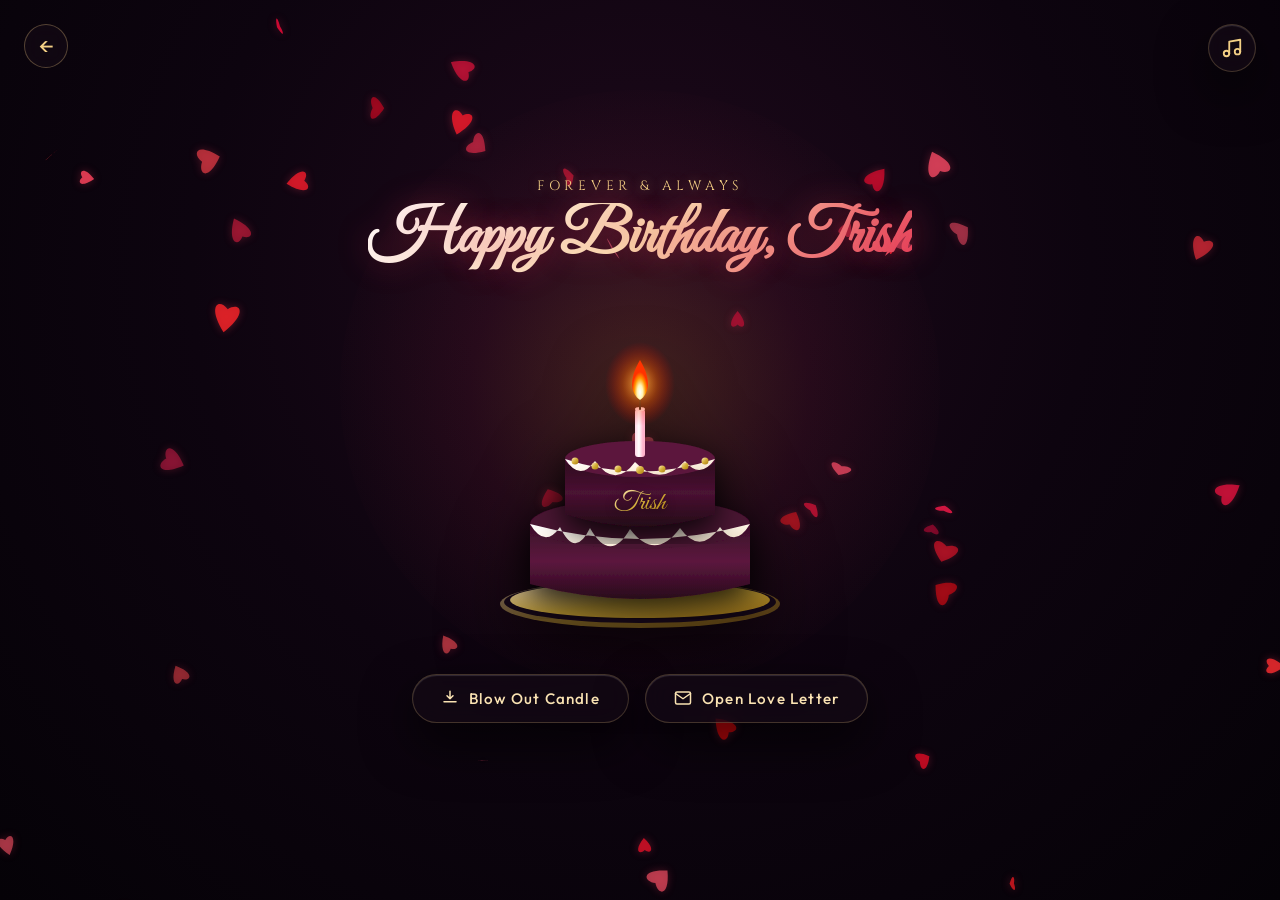
<file: cake.html>
<!DOCTYPE html>
<html lang="en">
<head>
  <meta charset="UTF-8">
  <meta name="viewport" content="width=device-width, initial-scale=1.0">
  <title>Happy Birthday, Trish ✨</title>
  <link rel="preconnect" href="https://fonts.googleapis.com">
  <link rel="preconnect" href="https://fonts.gstatic.com" crossorigin>
  <link href="https://fonts.googleapis.com/css2?family=Cinzel:wght@400;600;700&family=Great+Vibes&family=Outfit:wght@300;400;500;600&family=Playfair+Display:ital,wght@0,400;0,600;1,400&display=swap" rel="stylesheet">
  <style>
    :root {
      --bg-dark: #07040a;
      --bg-gradient: radial-gradient(circle at 50% 30%, #1e091b 0%, #0d040f 50%, #050207 100%);
      --accent-gold: #f3d085;
      --accent-gold-glow: rgba(243, 208, 133, 0.4);
      --accent-rose: #e63956;
      --accent-rose-glow: rgba(230, 57, 86, 0.35);
      --text-gold: #fae3b3;
      --glass-bg: rgba(20, 10, 22, 0.65);
      --glass-border: rgba(243, 208, 133, 0.22);
      --glass-shadow: 0 20px 50px rgba(0, 0, 0, 0.7), inset 0 1px 1px rgba(255, 255, 255, 0.15);
    }
    * { box-sizing: border-box; margin: 0; padding: 0; -webkit-tap-highlight-color: transparent; }
    html, body {
      width: 100%; min-height: 100vh; overflow-x: hidden;
      background-color: var(--bg-dark);
      font-family: 'Outfit', sans-serif; color: #ffffff;
    }
    .viewport {
      position: relative; width: 100vw; min-height: 100vh;
      background: var(--bg-gradient); overflow: hidden;
      display: flex; flex-direction: column; align-items: center; justify-content: center; padding: 20px;
    }
    canvas#petals-canvas, canvas#smoke-canvas, canvas#fx-canvas {
      position: absolute; top: 0; left: 0; width: 100%; height: 100%; pointer-events: none;
    }
    canvas#petals-canvas { z-index: 2; }
    canvas#smoke-canvas { z-index: 4; }
    canvas#fx-canvas { z-index: 10; }
    .candle-ambient-glow {
      position: absolute; top: 50%; left: 50%; transform: translate(-50%, -60%);
      width: 600px; height: 600px; border-radius: 50%;
      background: radial-gradient(circle, rgba(255, 160, 60, 0.18) 0%, rgba(230, 57, 86, 0.08) 40%, rgba(0, 0, 0, 0) 75%);
      pointer-events: none; z-index: 1;
      transition: opacity 1.2s ease, transform 1.2s ease;
      animation: ambientFlicker 3s infinite ease-in-out alternate;
    }
    .candle-ambient-glow.extinguished { opacity: 0.15; transform: translate(-50%, -60%) scale(0.8); }
    @keyframes ambientFlicker {
      0% { opacity: 0.16; transform: translate(-50%, -60%) scale(0.98); }
      50% { opacity: 0.22; transform: translate(-50%, -60%) scale(1.03); }
      100% { opacity: 0.18; transform: translate(-50%, -59%) scale(1); }
    }
    .header-container {
      position: relative; text-align: center; z-index: 5; margin-bottom: 20px;
      opacity: 0; transform: translateY(-20px);
      animation: fadeInDown 1.5s 0.3s cubic-bezier(0.16, 1, 0.3, 1) forwards;
    }
    .subtitle {
      font-family: 'Cinzel', serif; font-size: 0.85rem; letter-spacing: 0.35em;
      text-transform: uppercase; color: var(--accent-gold);
      text-shadow: 0 0 12px var(--accent-gold-glow); margin-bottom: 8px;
    }
    .main-title {
      font-family: 'Great Vibes', cursive; font-size: 4rem;
      background: linear-gradient(135deg, #fff 0%, #fae3b3 50%, #e63956 100%);
      -webkit-background-clip: text; -webkit-text-fill-color: transparent;
      background-clip: text; text-shadow: 0 0 30px rgba(230, 57, 86, 0.4); line-height: 1.1;
    }
    .scene-container { position: relative; z-index: 3; display: flex; flex-direction: column; align-items: center; justify-content: center; margin: 10px 0; }
    .cake-wrapper {
      position: relative; width: 320px; height: 340px; cursor: pointer;
      filter: drop-shadow(0 25px 35px rgba(0, 0, 0, 0.7));
      transition: transform 0.4s cubic-bezier(0.175, 0.885, 0.32, 1.275);
    }
    .cake-wrapper:hover { transform: scale(1.03); }
    .cake-svg { width: 100%; height: 100%; overflow: visible; }
    .flame-group { cursor: pointer; transition: opacity 0.6s ease; }
    .flame-core { animation: flameMotion 0.15s infinite alternate ease-in-out; transform-origin: 160px 105px; }
    .flame-glow { animation: flameGlowPulse 0.8s infinite alternate ease-in-out; transform-origin: 160px 105px; }
    @keyframes flameMotion {
      0% { transform: scale(1) rotate(-1deg) skewX(-1deg); }
      100% { transform: scale(1.08, 0.95) rotate(1.5deg) skewX(1deg); }
    }
    @keyframes flameGlowPulse {
      0% { opacity: 0.75; transform: scale(0.96); }
      100% { opacity: 1; transform: scale(1.1); }
    }
    .flame-group.extinguished .flame-core, .flame-group.extinguished .flame-glow { display: none; }
    .action-bar {
      position: relative; display: flex; gap: 16px; z-index: 6; margin-top: 20px;
      flex-wrap: wrap; justify-content: center;
      opacity: 0; transform: translateY(20px);
      animation: fadeInUp 1.5s 0.8s cubic-bezier(0.16, 1, 0.3, 1) forwards;
    }
    .btn-romantic {
      position: relative; background: var(--glass-bg);
      border: 1px solid var(--glass-border);
      backdrop-filter: blur(16px); -webkit-backdrop-filter: blur(16px);
      color: var(--text-gold); font-family: 'Outfit', sans-serif;
      font-size: 0.95rem; font-weight: 500; letter-spacing: 0.08em;
      padding: 14px 28px; border-radius: 50px; cursor: pointer;
      display: flex; align-items: center; gap: 10px;
      box-shadow: var(--glass-shadow);
      transition: all 0.35s cubic-bezier(0.16, 1, 0.3, 1); overflow: hidden;
    }
    .btn-romantic::before {
      content: ''; position: absolute; top: 0; left: -100%;
      width: 100%; height: 100%;
      background: linear-gradient(90deg, transparent, rgba(255, 255, 255, 0.15), transparent);
      transition: left 0.75s ease;
    }
    .btn-romantic:hover::before { left: 100%; }
    .btn-romantic:hover {
      background: rgba(40, 18, 42, 0.8);
      border-color: rgba(243, 208, 133, 0.5);
      color: #ffffff; transform: translateY(-3px);
      box-shadow: 0 12px 30px rgba(230, 57, 86, 0.35), inset 0 1px 1px rgba(255, 255, 255, 0.3);
    }
    .btn-romantic:active { transform: translateY(0); }
    .btn-romantic svg { width: 18px; height: 18px; fill: none; stroke: currentColor; stroke-width: 2; stroke-linecap: round; stroke-linejoin: round; }
    .photo-reveal {
      position: fixed; top: 0; left: 0; width: 100vw; height: 100vh;
      background: rgba(5, 2, 8, 0.92);
      backdrop-filter: blur(20px); -webkit-backdrop-filter: blur(20px);
      z-index: 18; display: flex; align-items: center; justify-content: center;
      opacity: 0; pointer-events: none; transition: opacity 1s ease; padding: 20px;
    }
    .photo-reveal.active { opacity: 1; pointer-events: auto; }
    .photo-frame {
      position: relative; max-width: 500px; width: 100%;
      background: linear-gradient(145deg, #1b0f1d 0%, #120914 100%);
      border: 1px solid rgba(243, 208, 133, 0.35);
      border-radius: 20px; padding: 16px;
      box-shadow: 0 30px 80px rgba(0, 0, 0, 0.9), 0 0 60px rgba(230, 57, 86, 0.3);
      transform: translateY(30px) scale(0.95);
      transition: transform 0.6s cubic-bezier(0.16, 1, 0.3, 1);
    }
    .photo-reveal.active .photo-frame { transform: translateY(0) scale(1); }
    .photo-frame img { width: 100%; height: auto; border-radius: 12px; display: block; }
    .photo-caption {
      font-family: 'Playfair Display', serif; font-style: italic;
      font-size: 1.1rem; color: var(--text-gold); text-align: center;
      padding: 16px 8px 8px 8px; line-height: 1.5;
    }
    .photo-close {
      position: absolute; top: -12px; right: -12px;
      width: 36px; height: 36px;
      background: var(--accent-rose); border: 2px solid white;
      border-radius: 50%; color: white; font-size: 18px; cursor: pointer;
      display: flex; align-items: center; justify-content: center;
      box-shadow: 0 4px 12px rgba(230, 57, 86, 0.5); transition: transform 0.2s;
    }
    .photo-close:hover { transform: scale(1.1) rotate(90deg); }
    .wish-message {
      position: fixed; top: 50%; left: 50%;
      transform: translate(-50%, -50%) scale(0.9);
      width: 90%; max-width: 520px;
      background: var(--glass-bg);
      border: 1px solid var(--glass-border);
      backdrop-filter: blur(20px); -webkit-backdrop-filter: blur(20px);
      padding: 30px 40px; border-radius: 20px; text-align: center;
      box-shadow: var(--glass-shadow); z-index: 12;
      opacity: 0; pointer-events: none;
      transition: all 0.8s cubic-bezier(0.16, 1, 0.3, 1);
    }
    .wish-message.visible { opacity: 1; pointer-events: auto; transform: translate(-50%, -50%) scale(1); }
    .wish-title { font-family: 'Playfair Display', serif; font-size: 1.8rem; color: var(--accent-gold); margin-bottom: 12px; }
    .wish-body { font-family: 'Outfit', sans-serif; font-size: 1.05rem; line-height: 1.6; color: rgba(255, 255, 255, 0.9); margin-bottom: 20px; }
    .letter-modal-overlay {
      position: fixed; top: 0; left: 0; width: 100vw; height: 100vh;
      background: rgba(5, 2, 8, 0.85);
      backdrop-filter: blur(12px); -webkit-backdrop-filter: blur(12px);
      z-index: 20; display: flex; align-items: center; justify-content: center;
      opacity: 0; pointer-events: none; transition: opacity 0.5s ease; padding: 20px;
    }
    .letter-modal-overlay.active { opacity: 1; pointer-events: auto; }
    .letter-card {
      position: relative; width: 100%; max-width: 560px;
      background: linear-gradient(145deg, #1b0f1d 0%, #120914 100%);
      border: 1px solid rgba(243, 208, 133, 0.3);
      border-radius: 24px; padding: 48px 40px 40px 40px;
      box-shadow: 0 30px 80px rgba(0, 0, 0, 0.9), 0 0 40px rgba(230, 57, 86, 0.25);
      transform: translateY(30px) scale(0.95);
      transition: transform 0.5s cubic-bezier(0.16, 1, 0.3, 1);
      text-align: center; max-height: 90vh; overflow-y: auto;
    }
    .letter-modal-overlay.active .letter-card { transform: translateY(0) scale(1); }
    .close-btn {
      position: absolute; top: 20px; right: 24px;
      background: transparent; border: none;
      color: rgba(255, 255, 255, 0.6); font-size: 1.8rem;
      cursor: pointer; transition: color 0.3s; line-height: 1;
    }
    .close-btn:hover { color: var(--accent-gold); }
    .letter-seal {
      width: 64px; height: 64px; margin: 0 auto 20px auto;
      background: radial-gradient(circle, #e63956 0%, #991b32 100%);
      border-radius: 50%; display: flex; align-items: center; justify-content: center;
      box-shadow: 0 8px 20px rgba(230, 57, 86, 0.5), inset 0 2px 4px rgba(255, 255, 255, 0.3);
    }
    .letter-seal svg { width: 32px; height: 32px; fill: var(--accent-gold); }
    .letter-subtitle {
      font-family: 'Cinzel', serif; font-size: 0.8rem; letter-spacing: 0.25em;
      color: var(--accent-gold); margin-bottom: 12px; text-transform: uppercase;
    }
    .letter-heading { font-family: 'Great Vibes', cursive; font-size: 3rem; color: #ffffff; margin-bottom: 24px; }
    .letter-content {
      font-family: 'Playfair Display', serif; font-style: italic;
      font-size: 1.1rem; line-height: 1.8; color: rgba(255, 255, 255, 0.9);
      margin-bottom: 30px; min-height: 140px; text-align: left;
    }
    .letter-signature { font-family: 'Great Vibes', cursive; font-size: 2rem; color: var(--accent-gold); line-height: 1.3; }
    .audio-toggle {
      position: fixed; top: 24px; right: 24px;
      width: 48px; height: 48px; border-radius: 50%;
      background: var(--glass-bg);
      border: 1px solid var(--glass-border);
      backdrop-filter: blur(12px);
      color: var(--accent-gold);
      display: flex; align-items: center; justify-content: center;
      cursor: pointer; z-index: 15; box-shadow: var(--glass-shadow);
      transition: all 0.3s ease;
    }
    .audio-toggle:hover { transform: scale(1.1); border-color: var(--accent-gold); }
    .audio-toggle.playing { box-shadow: 0 0 20px var(--accent-gold-glow); animation: audioPulse 1.5s infinite; }
    @keyframes audioPulse {
      0%, 100% { box-shadow: 0 0 20px var(--accent-gold-glow); }
      50% { box-shadow: 0 0 30px var(--accent-rose-glow); }
    }
    @keyframes fadeInDown { to { opacity: 1; transform: translateY(0); } }
    @keyframes fadeInUp { to { opacity: 1; transform: translateY(0); } }
    @media (max-width: 600px) {
      .main-title { font-size: 2.8rem; }
      .subtitle { font-size: 0.7rem; letter-spacing: 0.25em; }
      .cake-wrapper { width: 260px; height: 280px; }
      .btn-romantic { padding: 12px 20px; font-size: 0.85rem; }
      .letter-card { padding: 32px 24px 28px 24px; }
      .letter-heading { font-size: 2.4rem; }
      .letter-signature { font-size: 1.6rem; }
      .audio-toggle { top: 16px; right: 16px; width: 42px; height: 42px; }
      .photo-frame { padding: 12px; }
      .photo-caption { font-size: 0.95rem; }
      .wish-message { padding: 24px 20px; }
      .wish-title { font-size: 1.5rem; }
    }
    .back-link {
      position: fixed; top: 24px; left: 24px;
      width: 44px; height: 44px;
      background: rgba(20, 10, 22, 0.65);
      border: 1px solid rgba(243, 208, 133, 0.3);
      border-radius: 50%; color: #f3d085; font-size: 22px;
      display: flex; align-items: center; justify-content: center;
      text-decoration: none; z-index: 100;
      backdrop-filter: blur(12px); transition: all 0.3s;
    }
    .back-link:hover { background: rgba(40, 18, 42, 0.8); border-color: rgba(243, 208, 133, 0.6); transform: scale(1.1); }
    @media (max-width: 600px) {
      .back-link { top: 16px; left: 16px; width: 40px; height: 40px; }
    }
  </style>
</head>
<body>
  <a href="index.html" class="back-link" title="Back">←</a>

  <div class="viewport">
    <canvas id="petals-canvas"></canvas>
    <canvas id="smoke-canvas"></canvas>
    <canvas id="fx-canvas"></canvas>
    <div class="candle-ambient-glow" id="ambient-glow"></div>

    <div class="header-container">
      <div class="subtitle">Forever & Always</div>
      <h1 class="main-title">Happy Birthday, Trish</h1>
    </div>

    <div class="scene-container">
      <div class="cake-wrapper" id="cake-container" title="Click to blow out candle">
        <svg class="cake-svg" viewBox="0 0 320 340">
          <defs>
            <linearGradient id="goldGrad" x1="0%" y1="0%" x2="100%" y2="100%">
              <stop offset="0%" stop-color="#ffeabf" /><stop offset="50%" stop-color="#d4af37" /><stop offset="100%" stop-color="#aa7c11" />
            </linearGradient>
            <linearGradient id="cakeTierTop" x1="0%" y1="0%" x2="0%" y2="100%">
              <stop offset="0%" stop-color="#2d0a1e" /><stop offset="50%" stop-color="#4a1232" /><stop offset="100%" stop-color="#240718" />
            </linearGradient>
            <linearGradient id="cakeTierBottom" x1="0%" y1="0%" x2="0%" y2="100%">
              <stop offset="0%" stop-color="#3b0f29" /><stop offset="50%" stop-color="#5c173e" /><stop offset="100%" stop-color="#28081b" />
            </linearGradient>
            <linearGradient id="creamGlaze" x1="0%" y1="0%" x2="100%" y2="100%">
              <stop offset="0%" stop-color="#ffffff" /><stop offset="50%" stop-color="#fff5e6" /><stop offset="100%" stop-color="#ebd8be" />
            </linearGradient>
            <linearGradient id="candleBody" x1="0%" y1="0%" x2="100%" y2="0%">
              <stop offset="0%" stop-color="#ffd5e5" /><stop offset="40%" stop-color="#ffffff" /><stop offset="80%" stop-color="#ffb3cc" />
            </linearGradient>
            <radialGradient id="flameInner" cx="50%" cy="80%" r="50%">
              <stop offset="0%" stop-color="#ffffff" /><stop offset="35%" stop-color="#fff4b3" /><stop offset="70%" stop-color="#ff9900" /><stop offset="100%" stop-color="#ff3300" />
            </radialGradient>
            <radialGradient id="flameOuterGlow" cx="50%" cy="50%" r="50%">
              <stop offset="0%" stop-color="rgba(255, 200, 80, 0.9)" /><stop offset="50%" stop-color="rgba(255, 90, 0, 0.4)" /><stop offset="100%" stop-color="rgba(255, 0, 0, 0)" />
            </radialGradient>
            <filter id="cakeShadow" x="-20%" y="-20%" width="140%" height="140%">
              <feDropShadow dx="0" dy="12" stdDeviation="15" flood-color="#000000" flood-opacity="0.8"/>
            </filter>
          </defs>
          <ellipse cx="160" cy="300" rx="140" ry="24" fill="url(#goldGrad)" opacity="0.4" />
          <ellipse cx="160" cy="298" rx="136" ry="21" fill="#120614" />
          <ellipse cx="160" cy="296" rx="130" ry="18" fill="url(#goldGrad)" opacity="0.8" />
          <g filter="url(#cakeShadow)">
            <path d="M 50 220 Q 160 250 270 220 L 270 280 Q 160 310 50 280 Z" fill="url(#cakeTierBottom)" />
            <ellipse cx="160" cy="220" rx="110" ry="25" fill="#4a1232" />
            <path d="M 50 220 Q 65 245 80 223 Q 95 255 110 224 Q 130 260 150 225 Q 175 258 200 224 Q 220 252 240 223 Q 255 245 270 220 Q 160 250 50 220 Z" fill="url(#creamGlaze)" />
          </g>
          <g filter="url(#cakeShadow)">
            <path d="M 85 155 Q 160 180 235 155 L 235 210 Q 160 235 85 210 Z" fill="url(#cakeTierTop)" />
            <ellipse cx="160" cy="155" rx="75" ry="18" fill="#5c173e" />
            <path d="M 85 155 Q 100 178 115 157 Q 135 185 155 158 Q 180 184 205 157 Q 220 176 235 155 Q 160 180 85 155 Z" fill="url(#creamGlaze)" />
          </g>
          <circle cx="95" cy="157" r="3.5" fill="url(#goldGrad)" />
          <circle cx="115" cy="162" r="3.5" fill="url(#goldGrad)" />
          <circle cx="138" cy="165" r="3.5" fill="url(#goldGrad)" />
          <circle cx="160" cy="166" r="4" fill="url(#goldGrad)" />
          <circle cx="182" cy="165" r="3.5" fill="url(#goldGrad)" />
          <circle cx="205" cy="162" r="3.5" fill="url(#goldGrad)" />
          <circle cx="225" cy="157" r="3.5" fill="url(#goldGrad)" />
          <text x="160" y="205" text-anchor="middle" font-family="Great Vibes, cursive" font-size="26" fill="url(#goldGrad)" style="filter: drop-shadow(0 2px 4px rgba(0,0,0,0.6));">Trish</text>
          <rect x="155" y="105" width="10" height="48" rx="3" fill="url(#candleBody)" />
          <ellipse cx="160" cy="105" rx="5" ry="2" fill="#ffe6ee" />
          <line x1="160" y1="105" x2="160" y2="96" stroke="#222" stroke-width="2" stroke-linecap="round" />
          <g id="flame-element" class="flame-group">
            <ellipse class="flame-glow" cx="160" cy="80" rx="35" ry="42" fill="url(#flameOuterGlow)" />
            <path class="flame-core" d="M 160 96 C 151 90 148 76 160 56 C 172 76 169 90 160 96 Z" fill="url(#flameInner)" />
          </g>
        </svg>
      </div>
    </div>

    <div class="action-bar">
      <button class="btn-romantic" id="btn-blow">
        <svg viewBox="0 0 24 24"><path d="M12 3v10m0 0l-4-4m4 4l4-4M4 17h16" /></svg>
        <span id="blow-btn-text">Blow Out Candle</span>
      </button>
      <button class="btn-romantic" id="btn-letter">
        <svg viewBox="0 0 24 24"><path d="M4 4h16c1.1 0 2 .9 2 2v12c0 1.1-.9 2-2 2H4c-1.1 0-2-.9-2-2V6c0-1.1.9-2 2-2z"/><polyline points="22,6 12,13 2,6"/></svg>
        <span>Open Love Letter</span>
      </button>
    </div>

    <div class="wish-message" id="wish-box">
      <h2 class="wish-title">A Wish Granted ✨</h2>
      <p class="wish-body">May your day be filled with infinite happiness, gentle warmth, and timeless beauty. You make the world brighter every single second.</p>
      <button class="btn-romantic" id="btn-relight" style="margin: 0 auto;">
        <svg viewBox="0 0 24 24"><path d="M12 2v4m0 12v4M4.93 4.93l2.83 2.83m8.48 8.48l2.83 2.83M2 12h4m12 0h4M4.93 19.07l2.83-2.83m8.48-8.48l2.83-2.83"/></svg>
        <span>Light Candle Again</span>
      </button>
    </div>
  </div>

  <div class="photo-reveal" id="photo-reveal">
    <div class="photo-frame">
      <button class="photo-close" id="photo-close">&times;</button>
      <img id="photo-img" src="trish.JPG" alt="A special memory">
      <div class="photo-caption" id="photo-caption">Every moment with you is my favorite memory ❤️</div>
    </div>
  </div>

  <div class="letter-modal-overlay" id="letter-modal">
    <div class="letter-card">
      <button class="close-btn" id="close-letter">&times;</button>
      <div class="letter-seal">
        <svg viewBox="0 0 24 24"><path d="M12 21.35l-1.45-1.32C5.4 15.36 2 12.28 2 8.5 2 5.42 4.42 3 7.5 3c1.74 0 3.41.81 4.5 2.09C13.09 3.81 14.76 3 16.5 3 19.58 3 22 5.42 22 8.5c0 3.78-3.4 6.86-8.55 11.54L12 21.35z"/></svg>
      </div>
      <div class="letter-subtitle">A Message From The Heart</div>
      <h2 class="letter-heading">My Dearest Trish,</h2>
      <div class="letter-content" id="typewriter-text"></div>
      <div class="letter-signature">With all my love,<br>[SD] ❤️</div>
    </div>
  </div>

  <button class="audio-toggle" id="audio-btn" title="Toggle Ambient Music">
    <svg id="music-icon" width="22" height="22" viewBox="0 0 24 24" fill="none" stroke="currentColor" stroke-width="2" stroke-linecap="round" stroke-linejoin="round">
      <path d="M9 18V5l12-2v13"></path>
      <circle cx="6" cy="18" r="3"></circle>
      <circle cx="18" cy="16" r="3"></circle>
    </svg>
  </button>

  <script>
    const petalsCanvas = document.getElementById('petals-canvas');
    const ctxPetals = petalsCanvas.getContext('2d');
    const smokeCanvas = document.getElementById('smoke-canvas');
    const ctxSmoke = smokeCanvas.getContext('2d');
    const fxCanvas = document.getElementById('fx-canvas');
    const ctxFx = fxCanvas.getContext('2d');

    let width = window.innerWidth;
    let height = window.innerHeight;

    function resizeCanvases() {
      width = window.innerWidth;
      height = window.innerHeight;
      [petalsCanvas, smokeCanvas, fxCanvas].forEach(c => { c.width = width; c.height = height; });
    }
    resizeCanvases();
    window.addEventListener('resize', resizeCanvases);

    class Petal {
      constructor() { this.reset(true); }
      reset(initial = false) {
        this.x = Math.random() * width;
        this.y = initial ? Math.random() * height : -20 - Math.random() * 50;
        this.size = Math.random() * 12 + 10;
        this.speedY = Math.random() * 1.2 + 0.8;
        this.speedX = Math.random() * 1 - 0.5;
        this.rotation = Math.random() * Math.PI * 2;
        this.rotationSpeed = (Math.random() - 0.5) * 0.03;
        this.oscillationSpeed = Math.random() * 0.02 + 0.01;
        this.oscillationAngle = Math.random() * Math.PI * 2;
        this.opacity = Math.random() * 0.4 + 0.5;
        const hue = Math.floor(Math.random() * 15) + 345;
        const sat = Math.floor(Math.random() * 20) + 75;
        const light = Math.floor(Math.random() * 25) + 40;
        this.color = `hsl(${hue}, ${sat}%, ${light}%)`;
      }
      update() {
        this.oscillationAngle += this.oscillationSpeed;
        this.x += this.speedX + Math.sin(this.oscillationAngle) * 0.8;
        this.y += this.speedY;
        this.rotation += this.rotationSpeed;
        if (this.y > height + 30) this.reset();
      }
      draw(ctx) {
        ctx.save();
        ctx.translate(this.x, this.y);
        ctx.rotate(this.rotation);
        ctx.scale(1, Math.cos(this.oscillationAngle * 1.5));
        ctx.globalAlpha = this.opacity;
        ctx.beginPath();
        ctx.moveTo(0, 0);
        ctx.bezierCurveTo(this.size / 2, -this.size / 2, this.size, 0, 0, this.size * 1.2);
        ctx.bezierCurveTo(-this.size, 0, -this.size / 2, -this.size / 2, 0, 0);
        ctx.fillStyle = this.color;
        ctx.shadowBlur = 8;
        ctx.shadowColor = 'rgba(230, 57, 86, 0.4)';
        ctx.fill();
        ctx.restore();
      }
    }
    const petals = Array.from({ length: 45 }, () => new Petal());

    function animatePetals() {
      ctxPetals.clearRect(0, 0, width, height);
      petals.forEach(p => { p.update(); p.draw(ctxPetals); });
      requestAnimationFrame(animatePetals);
    }
    animatePetals();

    let smokeParticles = [];
    class SmokeParticle {
      constructor(x, y) {
        this.x = x + (Math.random() - 0.5) * 4;
        this.y = y;
        this.radius = Math.random() * 4 + 2;
        this.maxRadius = Math.random() * 35 + 25;
        this.vx = (Math.random() - 0.5) * 1.5;
        this.vy = -Math.random() * 2.5 - 1.5;
        this.life = 0;
        this.maxLife = Math.random() * 90 + 70;
        this.opacity = 0.6;
      }
      update() {
        this.x += this.vx + Math.sin(this.life * 0.08) * 0.6;
        this.y += this.vy;
        this.radius += (this.maxRadius - this.radius) * 0.03;
        this.life++;
        this.opacity = 0.6 * (1 - this.life / this.maxLife);
      }
      draw(ctx) {
        ctx.save();
        ctx.beginPath();
        const grad = ctx.createRadialGradient(this.x, this.y, 0, this.x, this.y, this.radius);
        grad.addColorStop(0, `rgba(240, 230, 220, ${this.opacity})`);
        grad.addColorStop(0.5, `rgba(180, 170, 180, ${this.opacity * 0.5})`);
        grad.addColorStop(1, 'rgba(100, 90, 100, 0)');
        ctx.fillStyle = grad;
        ctx.arc(this.x, this.y, this.radius, 0, Math.PI * 2);
        ctx.fill();
        ctx.restore();
      }
    }

    function animateSmoke() {
      ctxSmoke.clearRect(0, 0, width, height);
      smokeParticles = smokeParticles.filter(p => p.life < p.maxLife);
      smokeParticles.forEach(p => { p.update(); p.draw(ctxSmoke); });
      requestAnimationFrame(animateSmoke);
    }
    animateSmoke();

    function triggerSmokeEffect() {
      const cakeRect = document.getElementById('cake-container').getBoundingClientRect();
      const candleX = cakeRect.left + cakeRect.width * 0.5;
      const candleY = cakeRect.top + cakeRect.height * 0.24;
      for (let i = 0; i < 45; i++) {
        setTimeout(() => smokeParticles.push(new SmokeParticle(candleX, candleY)), i * 35);
      }
    }

    let fxParticles = [];
    class SparkleHeart {
      constructor(x, y) {
        this.x = x; this.y = y;
        this.size = Math.random() * 14 + 10;
        this.vx = (Math.random() - 0.5) * 6;
        this.vy = (Math.random() - 0.5) * 6 - 2;
        this.alpha = 1;
        this.decay = Math.random() * 0.02 + 0.015;
        this.color = Math.random() > 0.4 ? '#f3d085' : '#e63956';
      }
      update() {
        this.x += this.vx; this.y += this.vy;
        this.vy += 0.08; this.alpha -= this.decay;
      }
      draw(ctx) {
        ctx.save();
        ctx.globalAlpha = Math.max(0, this.alpha);
        ctx.translate(this.x, this.y);
        ctx.fillStyle = this.color;
        ctx.shadowBlur = 10;
        ctx.shadowColor = this.color;
        ctx.beginPath();
        const topCurveHeight = this.size * 0.3;
        ctx.moveTo(0, topCurveHeight);
        ctx.bezierCurveTo(0, 0, -this.size / 2, 0, -this.size / 2, topCurveHeight);
        ctx.bezierCurveTo(-this.size / 2, (this.size + topCurveHeight) / 2, 0, this.size, 0, this.size);
        ctx.bezierCurveTo(0, this.size, this.size / 2, (this.size + topCurveHeight) / 2, this.size / 2, topCurveHeight);
        ctx.bezierCurveTo(this.size / 2, 0, 0, 0, 0, topCurveHeight);
        ctx.fill();
        ctx.restore();
      }
    }

    function animateFx() {
      ctxFx.clearRect(0, 0, width, height);
      fxParticles = fxParticles.filter(p => p.alpha > 0);
      fxParticles.forEach(p => { p.update(); p.draw(ctxFx); });
      requestAnimationFrame(animateFx);
    }
    animateFx();

    window.addEventListener('click', (e) => {
      if (e.target.closest('button') || e.target.closest('.letter-card') || e.target.closest('.photo-frame')) return;
      for (let i = 0; i < 6; i++) fxParticles.push(new SparkleHeart(e.clientX, e.clientY));
    });

    let isExtinguished = false;
    const flameEl = document.getElementById('flame-element');
    const ambientGlow = document.getElementById('ambient-glow');
    const wishBox = document.getElementById('wish-box');
    const btnBlow = document.getElementById('btn-blow');
    const blowBtnText = document.getElementById('blow-btn-text');
    const cakeContainer = document.getElementById('cake-container');
    const btnRelight = document.getElementById('btn-relight');
    const photoReveal = document.getElementById('photo-reveal');
    const photoClose = document.getElementById('photo-close');

    function extinguishCandle() {
      if (isExtinguished) return;
      isExtinguished = true;
      flameEl.classList.add('extinguished');
      ambientGlow.classList.add('extinguished');
      triggerSmokeEffect();
      blowBtnText.textContent = "Candle Extinguished ✨";
      btnBlow.style.opacity = '0.6';
      setTimeout(() => { photoReveal.classList.add('active'); }, 1800);
    }

    function relightCandle() {
      if (!isExtinguished) return;
      isExtinguished = false;
      flameEl.classList.remove('extinguished');
      ambientGlow.classList.remove('extinguished');
      wishBox.classList.remove('visible');
      photoReveal.classList.remove('active');
      blowBtnText.textContent = "Blow Out Candle";
      btnBlow.style.opacity = '1';
    }

    btnBlow.addEventListener('click', extinguishCandle);
    cakeContainer.addEventListener('click', extinguishCandle);
    btnRelight.addEventListener('click', relightCandle);

    photoClose.addEventListener('click', () => {
      photoReveal.classList.remove('active');
      setTimeout(() => wishBox.classList.add('visible'), 400);
    });

    photoReveal.addEventListener('click', (e) => {
      if (e.target === photoReveal) {
        photoReveal.classList.remove('active');
        setTimeout(() => wishBox.classList.add('visible'), 400);
      }
    });

    const letterModal = document.getElementById('letter-modal');
    const btnLetter = document.getElementById('btn-letter');
    const closeLetter = document.getElementById('close-letter');
    const typewriterEl = document.getElementById('typewriter-text');

    const loveLetterMessage = "Happy birthday, my love. Thank you for being you — for your smile, your heart, and every moment we share. I love you, always. ❤️";

    let typewriterIndex = 0;
    let typewriterInterval = null;

    function startTypewriter() {
      typewriterEl.innerHTML = '';
      typewriterIndex = 0;
      clearInterval(typewriterInterval);
      typewriterInterval = setInterval(() => {
        if (typewriterIndex < loveLetterMessage.length) {
          typewriterEl.textContent += loveLetterMessage.charAt(typewriterIndex);
          typewriterIndex++;
        } else clearInterval(typewriterInterval);
      }, 35);
    }

    btnLetter.addEventListener('click', () => {
      letterModal.classList.add('active');
      startTypewriter();
    });

    function closeLetterModal() {
      letterModal.classList.remove('active');
      clearInterval(typewriterInterval);
    }
    closeLetter.addEventListener('click', closeLetterModal);
    letterModal.addEventListener('click', (e) => { if (e.target === letterModal) closeLetterModal(); });

    let audioCtx = null;
    let isPlayingAudio = false;
    const audioBtn = document.getElementById('audio-btn');

    function createRomanticChordEngine() {
      if (!audioCtx) audioCtx = new (window.AudioContext || window.webkitAudioContext)();
      if (audioCtx.state === 'suspended') audioCtx.resume();
      const chordNotes = [
        [174.61, 220.00, 261.63, 329.63],
        [130.81, 164.81, 196.00, 246.94],
        [146.83, 174.61, 220.00, 261.63],
        [110.00, 130.81, 164.81, 196.00]
      ];
      let chordIndex = 0;
      function playChordStep() {
        if (!isPlayingAudio) return;
        const currentNotes = chordNotes[chordIndex];
        chordIndex = (chordIndex + 1) % chordNotes.length;
        currentNotes.forEach((freq, idx) => {
          const osc = audioCtx.createOscillator();
          const gain = audioCtx.createGain();
          osc.type = 'sine';
          osc.frequency.value = freq;
          const now = audioCtx.currentTime;
          gain.gain.setValueAtTime(0, now);
          gain.gain.linearRampToValueAtTime(0.06 / (idx + 1), now + 1.5);
          gain.gain.exponentialRampToValueAtTime(0.0001, now + 5.5);
          osc.connect(gain);
          gain.connect(audioCtx.destination);
          osc.start(now);
          osc.stop(now + 6);
        });
        setTimeout(playChordStep, 4500);
      }
      playChordStep();
    }

    audioBtn.addEventListener('click', () => {
      isPlayingAudio = !isPlayingAudio;
      if (isPlayingAudio) {
        audioBtn.classList.add('playing');
        createRomanticChordEngine();
      } else {
        audioBtn.classList.remove('playing');
        if (audioCtx) audioCtx.suspend();
      }
    });
  </script>
</body>
</html>
</file>
